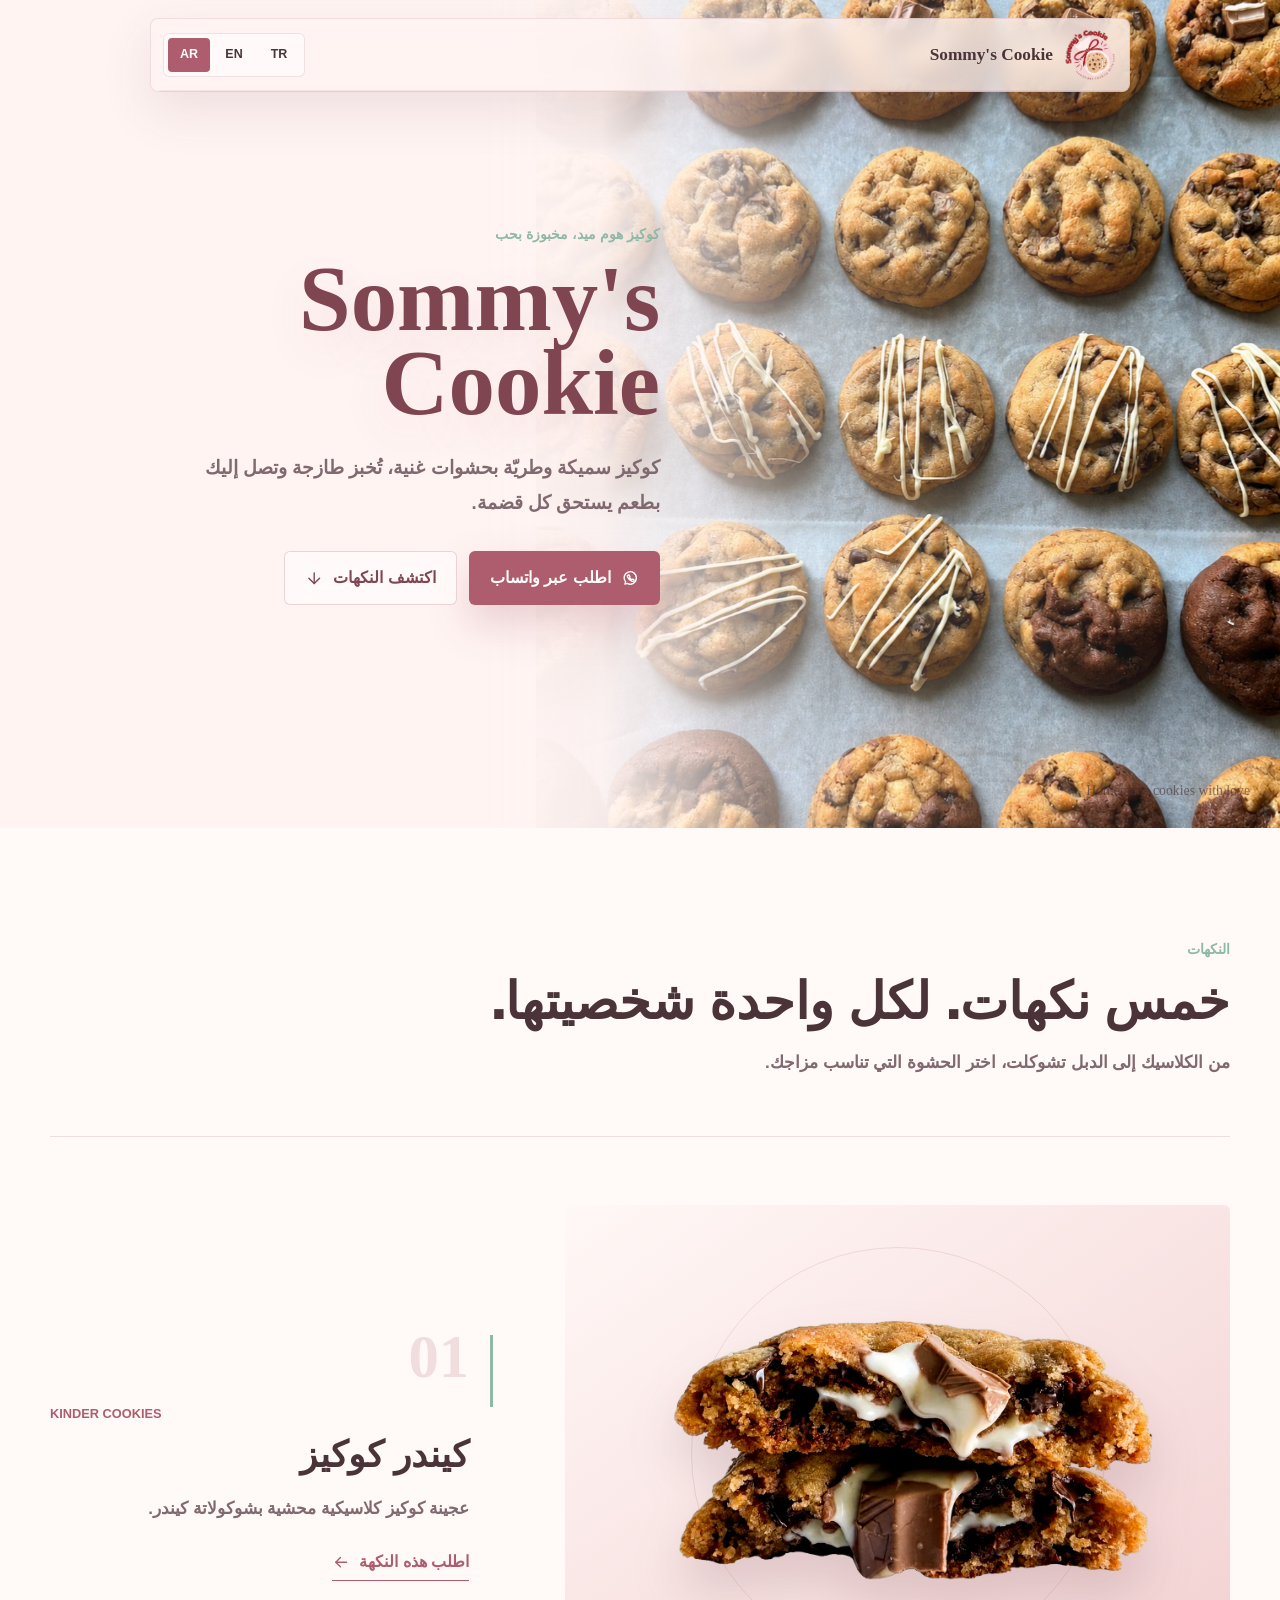
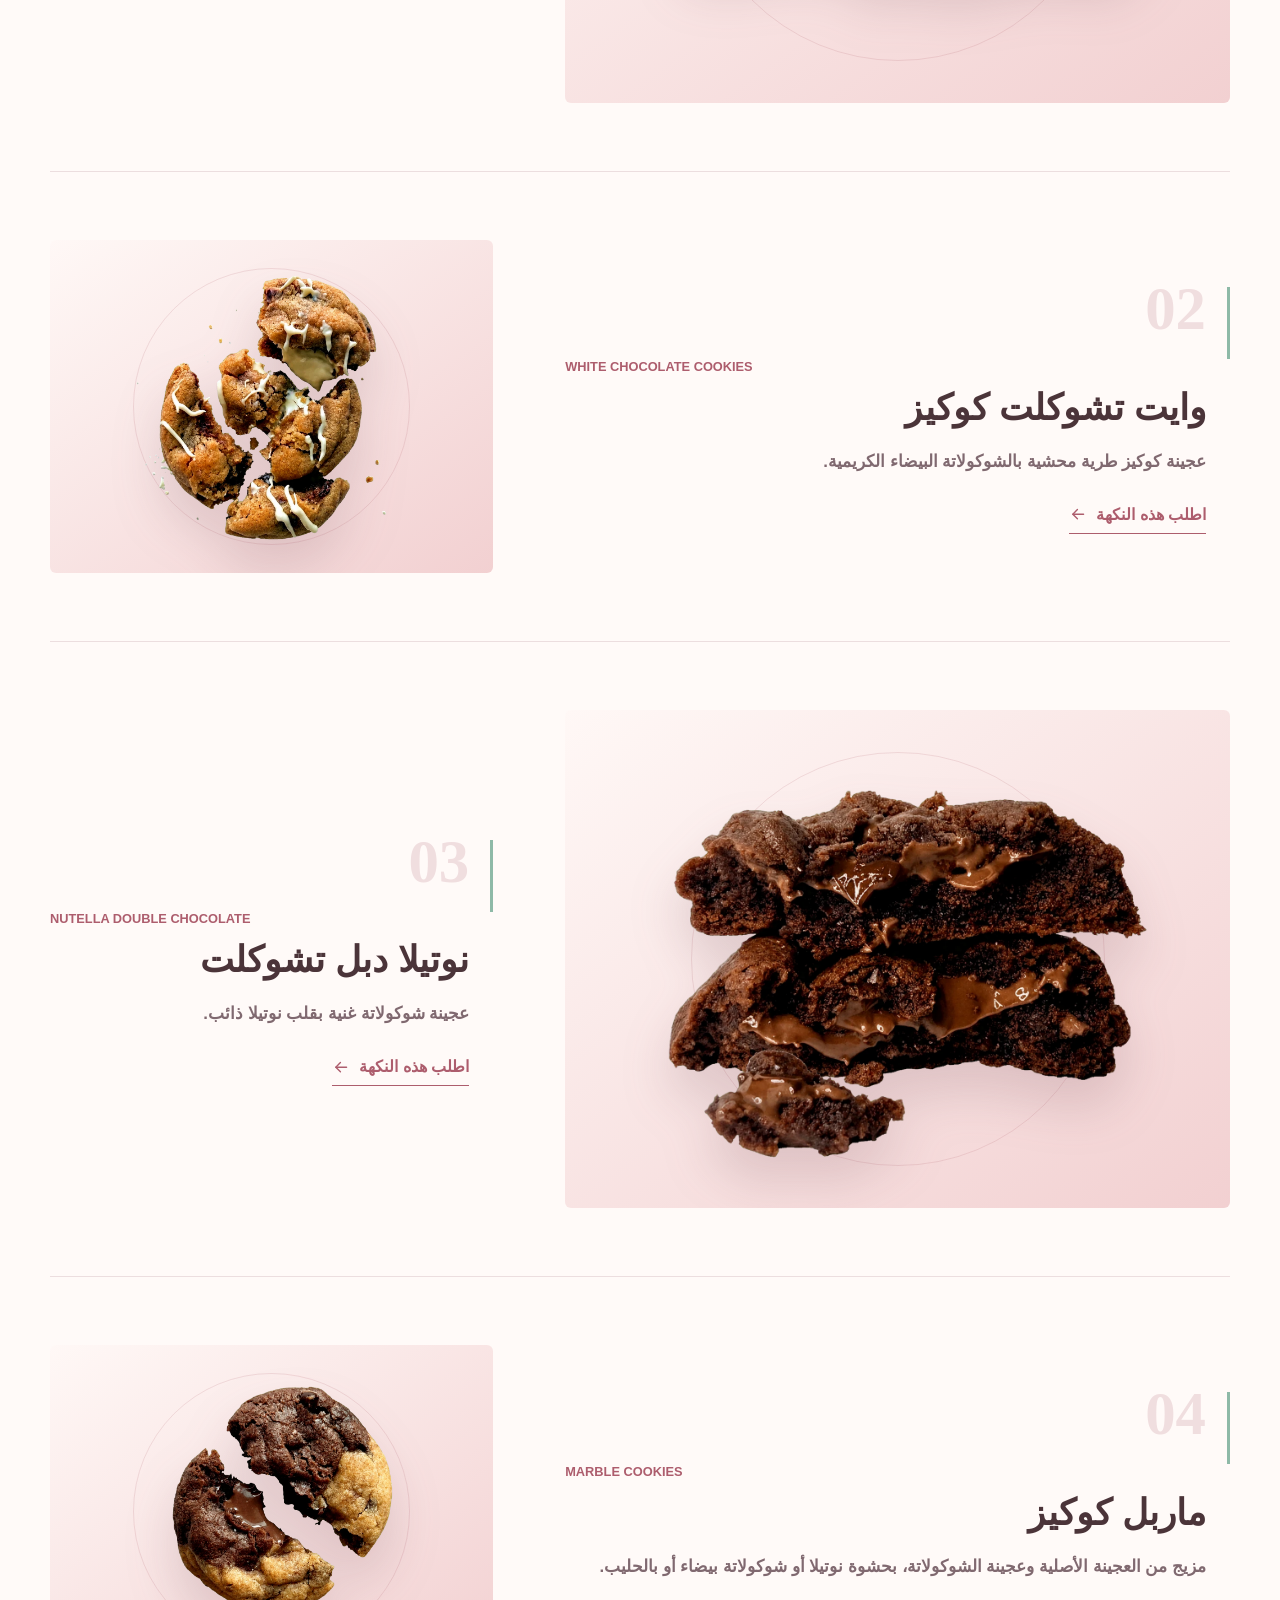
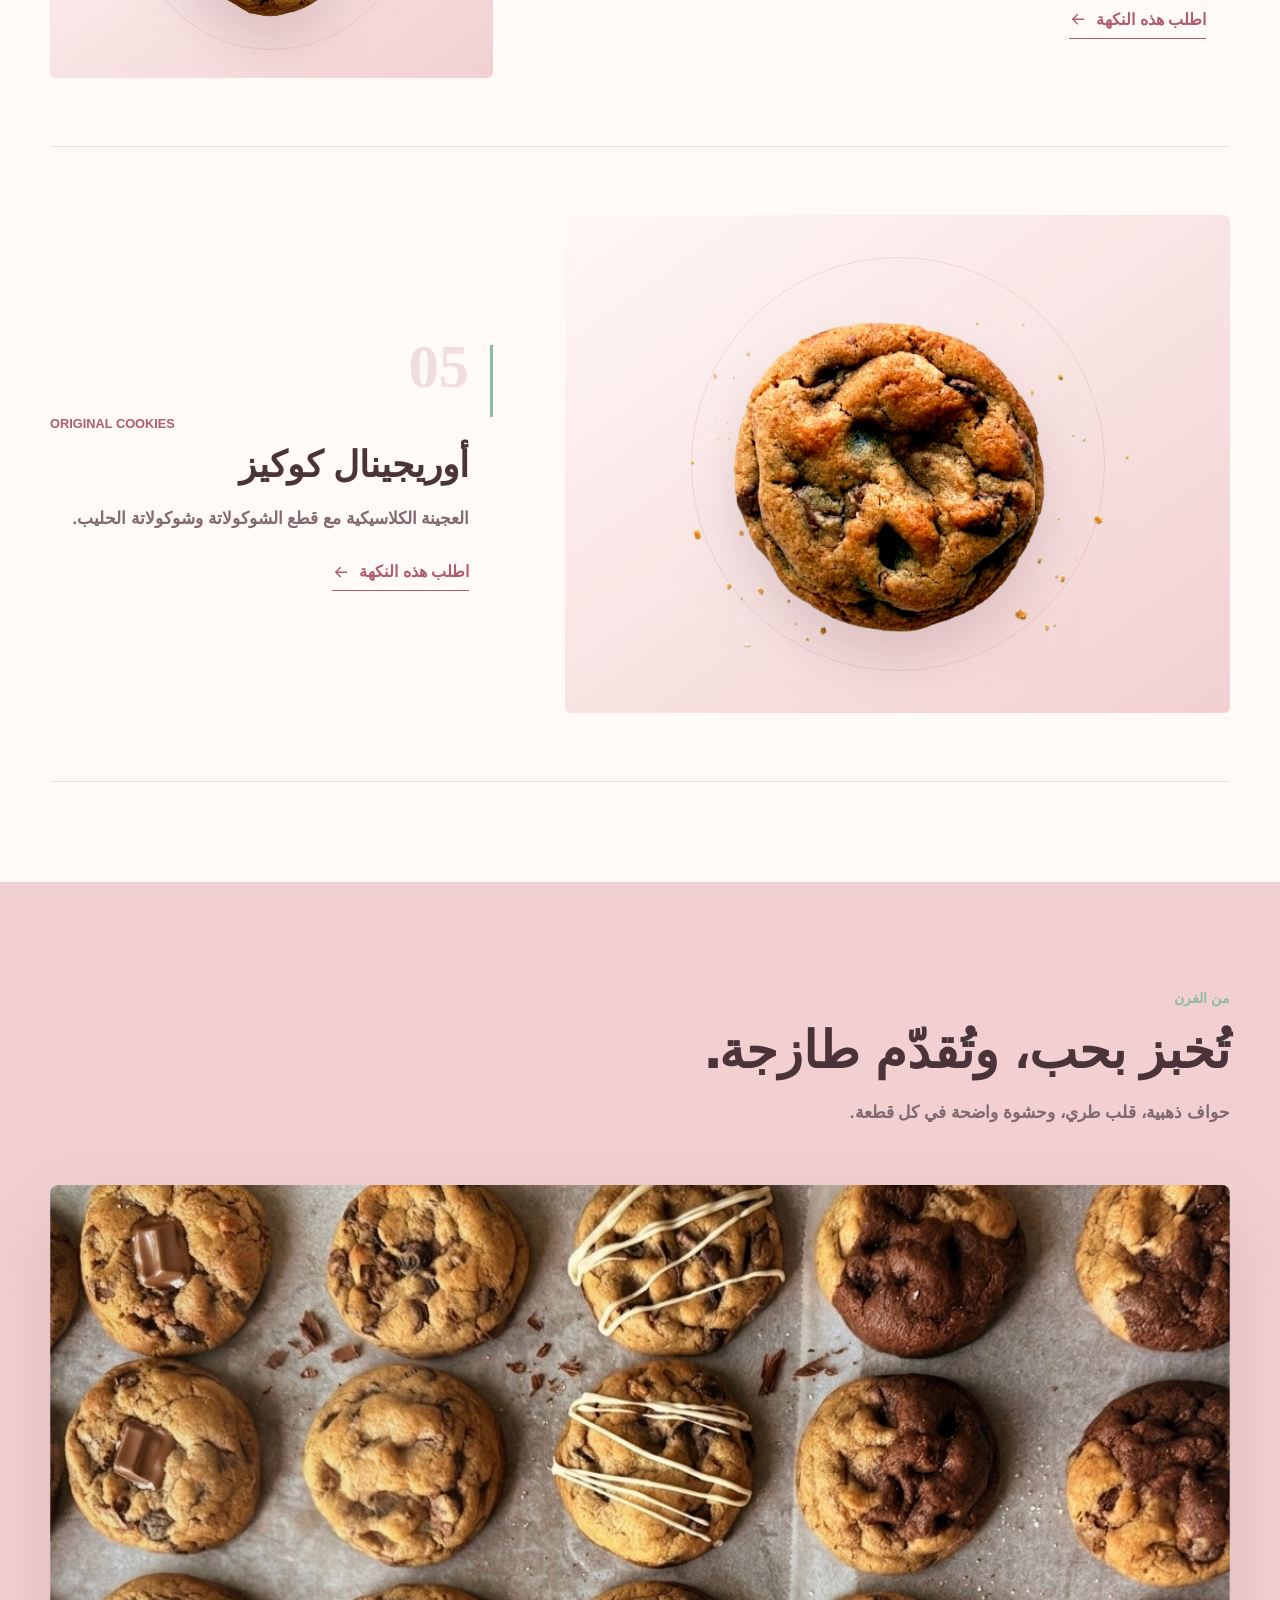
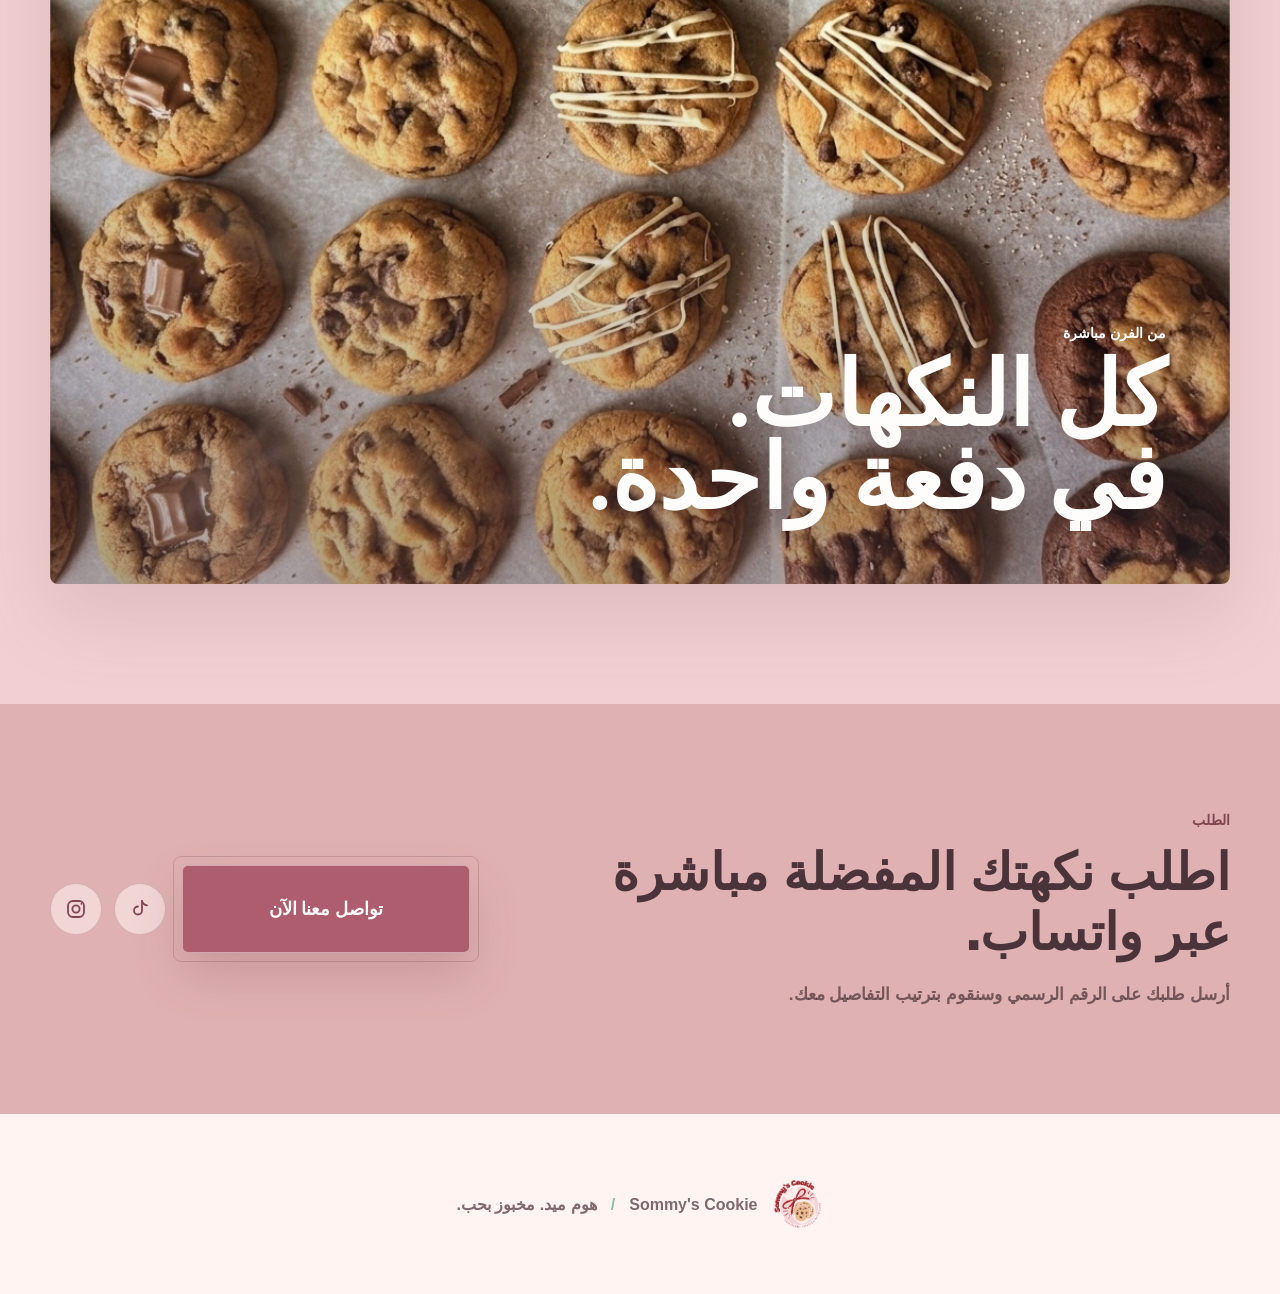
<file: index.html>
<!doctype html>
<html lang="ar" dir="rtl">
<head>
  <meta charset="utf-8">
  <meta name="viewport" content="width=device-width, initial-scale=1">
  <title>Sommy's Cookie | كوكيز هوم ميد</title>
  <meta name="description" content="Sommy's Cookie - homemade stuffed cookies, ordered directly through WhatsApp.">
  <meta name="theme-color" content="#fff4f2">
  <meta property="og:type" content="website">
  <meta property="og:url" content="https://sommy-cookie.vercel.app/">
  <meta property="og:title" content="Sommy's Cookie">
  <meta property="og:description" content="Homemade cookies with love.">
  <meta property="og:image" content="https://sommy-cookie.vercel.app/assets/share-logo-og.png?v=2">
  <meta property="og:image:secure_url" content="https://sommy-cookie.vercel.app/assets/share-logo-og.png?v=2">
  <meta property="og:image:type" content="image/png">
  <meta property="og:image:width" content="1200">
  <meta property="og:image:height" content="630">
  <meta property="og:image:alt" content="Sommy's Cookie logo">
  <meta name="twitter:card" content="summary_large_image">
  <meta name="twitter:title" content="Sommy's Cookie">
  <meta name="twitter:description" content="Homemade cookies with love.">
  <meta name="twitter:image" content="https://sommy-cookie.vercel.app/assets/share-logo-og.png?v=2">
  <link rel="icon" href="assets/favicon.png" type="image/png">
  <link rel="preload" href="assets/hero-natural-upscaled.webp" as="image">
  <script>document.documentElement.classList.add("js");</script>
  <link rel="stylesheet" href="styles.css">
  <noscript><style>.reveal{opacity:1!important;transform:none!important}</style></noscript>
</head>
<body>
  <a class="skip-link" href="#flavors" data-i18n="skip">انتقل إلى النكهات</a>

  <header class="site-header" data-header>
    <a class="brand-mark" href="#home" aria-label="Sommy's Cookie">
      <img src="assets/logo.png" alt="Sommy's Cookie">
      <span dir="ltr">Sommy's Cookie</span>
    </a>
    <div class="header-actions">
      <div class="language-switcher" role="group" aria-label="Language">
        <button type="button" data-language="ar" class="is-active" aria-pressed="true">AR</button>
        <button type="button" data-language="en" aria-pressed="false">EN</button>
        <button type="button" data-language="tr" aria-pressed="false">TR</button>
      </div>
    </div>
    <div class="scroll-progress" aria-hidden="true"><span></span></div>
  </header>

  <main id="home">
    <section class="hero" aria-labelledby="hero-title">
      <div class="hero-media" aria-hidden="true"></div>
      <div class="hero-overlay" aria-hidden="true"></div>
      <div class="hero-content">
        <p class="hero-kicker" data-i18n="tagline">كوكيز هوم ميد، مخبوزة بحب</p>
        <h1 id="hero-title" dir="ltr"><span>Sommy's</span><span>Cookie</span></h1>
        <p class="hero-copy" data-i18n="heroCopy">كوكيز سميكة وطريّة بحشوات غنية، تُخبز طازجة وتصل إليك بطعم يستحق كل قضمة.</p>
        <div class="hero-actions">
          <a class="button button-primary" href="https://wa.me/905515352210" target="_blank" rel="noopener" data-wa="general">
            <svg viewBox="0 0 24 24" aria-hidden="true"><path d="M20 11.8a8 8 0 0 1-11.9 7l-3 .9.9-2.9A8 8 0 1 1 20 11.8Z"/><path d="M9.2 8.4c.2-.4.4-.5.7-.5h.5c.2 0 .4 0 .5.4l.7 1.7c.1.3 0 .5-.1.7l-.4.5c.7 1.2 1.6 2.1 2.8 2.7l.5-.5c.2-.2.4-.3.7-.2l1.6.8c.3.1.4.3.4.6v.5c0 .4-.2.6-.5.8-.6.3-1.5.4-2.7-.1-2.4-1-4.4-2.9-5.4-5.3-.5-1.2-.2-1.9.2-2.1Z"/></svg>
            <span data-i18n="orderNow">اطلب عبر واتساب</span>
          </a>
          <a class="button button-secondary" href="#flavors">
            <span data-i18n="explore">اكتشف النكهات</span>
            <svg viewBox="0 0 24 24" aria-hidden="true"><path d="M12 5v14"/><path d="m19 12-7 7-7-7"/></svg>
          </a>
        </div>
      </div>
      <div class="hero-signature" dir="ltr">Homemade cookies with love</div>
    </section>

    <section id="flavors" class="flavors-section section-shell">
      <header class="section-intro reveal">
        <p class="section-label" data-i18n="flavorsLabel">النكهات</p>
        <h2 data-i18n="flavorsTitle">خمس نكهات. لكل واحدة شخصيتها.</h2>
        <p data-i18n="flavorsLead">من الكلاسيك إلى الدبل تشوكلت، اختر الحشوة التي تناسب مزاجك.</p>
      </header>

      <div class="flavor-list">
        <article class="flavor-item reveal">
          <figure class="flavor-media"><img src="assets/products/kinder-transparent.webp" alt="Kinder Cookies"></figure>
          <div class="flavor-copy">
            <span class="flavor-number">01</span>
            <p class="flavor-en" dir="ltr">Kinder Cookies</p>
            <h3 data-i18n="kinderTitle">كيندر كوكيز</h3>
            <p data-i18n="kinderDesc">عجينة كوكيز كلاسيكية محشية بشوكولاتة كيندر.</p>
            <a class="flavor-order" href="https://wa.me/905515352210" target="_blank" rel="noopener" data-wa-product="kinder">
              <span data-i18n="orderFlavor">اطلب هذه النكهة</span>
              <svg viewBox="0 0 24 24" aria-hidden="true"><path d="M5 12h14"/><path d="m13 6 6 6-6 6"/></svg>
            </a>
          </div>
        </article>

        <article class="flavor-item flavor-reverse reveal">
          <figure class="flavor-media"><img src="assets/products/white-transparent.webp" alt="White Chocolate Cookies"></figure>
          <div class="flavor-copy">
            <span class="flavor-number">02</span>
            <p class="flavor-en" dir="ltr">White Chocolate Cookies</p>
            <h3 data-i18n="whiteTitle">وايت تشوكلت كوكيز</h3>
            <p data-i18n="whiteDesc">عجينة كوكيز طرية محشية بالشوكولاتة البيضاء الكريمية.</p>
            <a class="flavor-order" href="https://wa.me/905515352210" target="_blank" rel="noopener" data-wa-product="white">
              <span data-i18n="orderFlavor">اطلب هذه النكهة</span>
              <svg viewBox="0 0 24 24" aria-hidden="true"><path d="M5 12h14"/><path d="m13 6 6 6-6 6"/></svg>
            </a>
          </div>
        </article>

        <article class="flavor-item reveal">
          <figure class="flavor-media"><img src="assets/products/nutella-transparent.webp" alt="Nutella Double Chocolate Cookies"></figure>
          <div class="flavor-copy">
            <span class="flavor-number">03</span>
            <p class="flavor-en" dir="ltr">Nutella Double Chocolate</p>
            <h3 data-i18n="nutellaTitle">نوتيلا دبل تشوكلت</h3>
            <p data-i18n="nutellaDesc">عجينة شوكولاتة غنية بقلب نوتيلا ذائب.</p>
            <a class="flavor-order" href="https://wa.me/905515352210" target="_blank" rel="noopener" data-wa-product="nutella">
              <span data-i18n="orderFlavor">اطلب هذه النكهة</span>
              <svg viewBox="0 0 24 24" aria-hidden="true"><path d="M5 12h14"/><path d="m13 6 6 6-6 6"/></svg>
            </a>
          </div>
        </article>

        <article class="flavor-item flavor-reverse reveal">
          <figure class="flavor-media"><img src="assets/products/marble-transparent.webp" alt="Marble Cookies"></figure>
          <div class="flavor-copy">
            <span class="flavor-number">04</span>
            <p class="flavor-en" dir="ltr">Marble Cookies</p>
            <h3 data-i18n="marbleTitle">ماربل كوكيز</h3>
            <p data-i18n="marbleDesc">مزيج من العجينة الأصلية وعجينة الشوكولاتة، بحشوة نوتيلا أو شوكولاتة بيضاء أو بالحليب.</p>
            <a class="flavor-order" href="https://wa.me/905515352210" target="_blank" rel="noopener" data-wa-product="marble">
              <span data-i18n="orderFlavor">اطلب هذه النكهة</span>
              <svg viewBox="0 0 24 24" aria-hidden="true"><path d="M5 12h14"/><path d="m13 6 6 6-6 6"/></svg>
            </a>
          </div>
        </article>

        <article class="flavor-item reveal">
          <figure class="flavor-media"><img src="assets/products/original-transparent.webp" alt="Original Cookies"></figure>
          <div class="flavor-copy">
            <span class="flavor-number">05</span>
            <p class="flavor-en" dir="ltr">Original Cookies</p>
            <h3 data-i18n="originalTitle">أوريجينال كوكيز</h3>
            <p data-i18n="originalDesc">العجينة الكلاسيكية مع قطع الشوكولاتة وشوكولاتة الحليب.</p>
            <a class="flavor-order" href="https://wa.me/905515352210" target="_blank" rel="noopener" data-wa-product="original">
              <span data-i18n="orderFlavor">اطلب هذه النكهة</span>
              <svg viewBox="0 0 24 24" aria-hidden="true"><path d="M5 12h14"/><path d="m13 6 6 6-6 6"/></svg>
            </a>
          </div>
        </article>
      </div>
    </section>

    <section class="gallery-section">
      <div class="section-shell">
        <header class="section-intro gallery-intro reveal">
          <p class="section-label" data-i18n="galleryLabel">من الفرن</p>
          <h2 data-i18n="galleryTitle">تُخبز بحب، وتُقدّم طازجة.</h2>
          <p data-i18n="galleryLead">حواف ذهبية، قلب طري، وحشوة واضحة في كل قطعة.</p>
        </header>
        <div class="gallery-grid" aria-label="Sommy's Cookie gallery">
          <figure class="gallery-shot gallery-campaign reveal">
            <img class="gallery-exact-image" src="assets/gallery/sommy-social-cookie-shot.svg" alt="Sommy's Cookie social contact artwork" data-static-media="true">
            <figcaption class="gallery-caption">
              <span data-i18n="galleryPosterEyebrow">من الفرن مباشرة</span>
              <strong>
                <span data-i18n="galleryPosterLine1">كل النكهات.</span>
                <span data-i18n="galleryPosterLine2">في دفعة واحدة.</span>
              </strong>
            </figcaption>
          </figure>
        </div>
      </div>
    </section>

    <section id="order" class="order-section">
      <div class="order-inner section-shell">
        <div class="order-content reveal">
          <p class="section-label" data-i18n="orderLabel">الطلب</p>
          <h2 data-i18n="orderTitle">اطلب نكهتك المفضلة مباشرة عبر واتساب.</h2>
          <p data-i18n="orderLead">أرسل طلبك على الرقم الرسمي وسنقوم بترتيب التفاصيل معك.</p>
        </div>
        <div class="contact-cta-stage reveal">
          <div class="social-icons" aria-label="Social media">
            <a class="social-icon" href="https://www.instagram.com/Sommys.cookie" target="_blank" rel="noopener" data-i18n-aria="instagramAria" aria-label="انستغرام" title="Instagram">
              <svg viewBox="0 0 24 24" aria-hidden="true"><rect x="4" y="4" width="16" height="16" rx="5"/><circle cx="12" cy="12" r="3.6"/><path d="M17.4 6.8h.01"/></svg>
            </a>
            <a class="social-icon" href="https://www.tiktok.com/@sommys.cookie" target="_blank" rel="noopener" data-i18n-aria="tiktokAria" aria-label="تيك توك" title="TikTok">
              <svg viewBox="0 0 24 24" aria-hidden="true"><path d="M14 4v9.5a4 4 0 1 1-4-4"/><path d="M14 4c.9 2.6 2.5 4 5 4.3"/></svg>
            </a>
          </div>
          <a class="contact-cta" href="https://wa.me/905515352210" target="_blank" rel="noopener" data-wa="general" data-i18n-aria="contactNow" aria-label="تواصل معنا الآن">
            <span data-i18n="contactNow">تواصل معنا الآن</span>
          </a>
        </div>
      </div>
    </section>
  </main>

  <footer class="site-footer">
    <img src="assets/logo.png" alt="Sommy's Cookie">
    <p dir="ltr">Sommy's Cookie</p>
    <span data-i18n="footerLine">هوم ميد. مخبوز بحب.</span>
  </footer>

  <script src="assets/vendor/gsap.min.js"></script>
  <script src="assets/vendor/ScrollTrigger.min.js"></script>
  <script src="assets/vendor/lenis.min.js"></script>
  <script src="script.js"></script>
</body>
</html>
</file>
<file: styles.css>
:root {
  --ink: #4b3439;
  --muted: #806970;
  --paper: #fffaf8;
  --paper-2: #fff4f2;
  --brand: #ad5d6d;
  --brand-dark: #7f4551;
  --rose: #f2d0d1;
  --rose-deep: #e0b1b2;
  --mint: #8eb9a7;
  --white: #fffdfc;
  --line: rgba(126, 69, 81, 0.15);
}

* {
  box-sizing: border-box;
  letter-spacing: 0;
}

html {
  overflow-x: clip;
  background: var(--paper);
  scroll-behavior: auto;
}

html.lenis,
html.lenis body {
  height: auto;
}

.lenis.lenis-smooth {
  scroll-behavior: auto !important;
}

.lenis.lenis-stopped {
  overflow: clip;
}

body {
  margin: 0;
  min-width: 320px;
  overflow-x: clip;
  color: var(--ink);
  background: var(--paper);
  font-family: "Segoe UI", Tahoma, Arial, sans-serif;
  line-height: 1.7;
}

img {
  display: block;
  max-width: 100%;
}

a {
  color: inherit;
  text-decoration: none;
}

button,
a {
  -webkit-tap-highlight-color: transparent;
}

button {
  font: inherit;
}

svg {
  width: 1.15em;
  height: 1.15em;
  flex: 0 0 auto;
  fill: none;
  stroke: currentColor;
  stroke-width: 1.8;
  stroke-linecap: round;
  stroke-linejoin: round;
}

.skip-link {
  position: fixed;
  top: 12px;
  right: 12px;
  z-index: 1000;
  transform: translateY(-150%);
  padding: 10px 14px;
  color: var(--white);
  background: var(--brand);
  border-radius: 6px;
  font-weight: 800;
}

.skip-link:focus {
  transform: translateY(0);
}

.section-shell {
  width: min(1180px, calc(100% - 48px));
  margin-inline: auto;
}

.js .reveal {
  opacity: 0;
  transform: translate3d(0, 24px, 0);
  transition: opacity 700ms cubic-bezier(0.22, 1, 0.36, 1), transform 760ms cubic-bezier(0.22, 1, 0.36, 1);
}

.js .reveal.is-visible {
  opacity: 1;
  transform: translate3d(0, 0, 0);
}

.site-header {
  position: fixed;
  top: 18px;
  left: 50%;
  z-index: 100;
  width: min(980px, calc(100% - 36px));
  min-height: 74px;
  display: flex;
  align-items: center;
  justify-content: space-between;
  padding: 8px 12px;
  color: var(--ink);
  border: 1px solid rgba(173, 93, 109, 0.16);
  border-radius: 8px;
  background: rgba(255, 244, 242, 0.78);
  transform: translateX(-50%);
  backdrop-filter: blur(10px) saturate(1.05);
  box-shadow: 0 18px 50px rgba(119, 72, 81, 0.12);
  transition: background 220ms ease, color 220ms ease, box-shadow 220ms ease, border-color 220ms ease;
}

.site-header.is-scrolled {
  color: var(--ink);
  background: rgba(255, 250, 248, 0.94);
  border-color: rgba(109, 53, 61, 0.14);
  box-shadow: 0 16px 45px rgba(50, 20, 24, 0.12);
  backdrop-filter: blur(7px);
}

.brand-mark {
  width: auto;
  min-height: 54px;
  display: flex;
  align-items: center;
  gap: 10px;
}

.brand-mark img {
  width: 54px;
  height: 54px;
  object-fit: contain;
  transition: transform 400ms ease;
}

.brand-mark:hover img {
  transform: rotate(-7deg) scale(1.06);
}

.brand-mark span {
  font-family: Georgia, "Times New Roman", serif;
  font-size: 1.08rem;
  font-weight: 900;
}

.header-actions,
.language-switcher,
.button,
.flavor-order,
.contact-links {
  display: flex;
  align-items: center;
}

.header-actions {
  gap: 10px;
}

.language-switcher {
  direction: ltr;
  gap: 3px;
  padding: 4px;
  border: 1px solid rgba(173, 93, 109, 0.16);
  border-radius: 6px;
  background: rgba(255, 255, 255, 0.55);
}

.site-header.is-scrolled .language-switcher {
  border-color: rgba(109, 53, 61, 0.15);
  background: rgba(157, 8, 32, 0.04);
}

.language-switcher button {
  width: 42px;
  height: 34px;
  padding: 0;
  color: inherit;
  border: 0;
  border-radius: 4px;
  background: transparent;
  cursor: pointer;
  font-size: 0.78rem;
  font-weight: 900;
}

.language-switcher button.is-active {
  color: var(--white);
  background: var(--brand);
}

.scroll-progress {
  position: absolute;
  right: 8px;
  bottom: -1px;
  left: 8px;
  height: 2px;
  overflow: hidden;
  border-radius: 99px;
  background: rgba(173, 93, 109, 0.1);
}

.scroll-progress span {
  display: block;
  width: 100%;
  height: 100%;
  background: var(--mint);
  transform: scaleX(0);
  transform-origin: left center;
}

html[dir="rtl"] .scroll-progress span {
  transform-origin: right center;
}

.hero {
  position: relative;
  isolation: isolate;
  height: min(920px, 92svh);
  min-height: 680px;
  display: grid;
  align-items: center;
  overflow: hidden;
  color: var(--ink);
  background: var(--paper-2);
}

.hero-media,
.hero-overlay {
  position: absolute;
  inset: 0;
}

.hero-media {
  z-index: -3;
  background: url("assets/hero-natural-upscaled.webp") right center / 58% auto no-repeat;
  transform: scale(1.015);
}

.hero-overlay {
  z-index: -2;
  background: linear-gradient(90deg, #fff4f2 0%, #fff4f2 38%, rgba(255, 244, 242, 0.96) 47%, rgba(255, 244, 242, 0.2) 67%, rgba(255, 244, 242, 0) 100%);
}

.hero-content {
  width: min(610px, calc(100% - 44px));
  margin-left: max(22px, calc((100vw - 1180px) / 2));
  margin-right: auto;
  text-align: right;
}

html[dir="ltr"] .hero-content {
  text-align: left;
}

.hero-kicker,
.section-label {
  margin: 0;
  color: var(--mint);
  font-size: 0.88rem;
  font-weight: 900;
}

.hero h1 {
  margin: 10px 0 0;
  max-width: 9ch;
  font-family: Georgia, "Times New Roman", serif;
  font-size: 5.8rem;
  line-height: 0.9;
  font-weight: 900;
  color: var(--brand-dark);
  text-shadow: 0 18px 46px rgba(173, 93, 109, 0.12);
}

.hero h1 span {
  display: block;
}

.hero-copy {
  max-width: 48ch;
  margin: 26px 0 0;
  color: var(--muted);
  font-size: 1.16rem;
  font-weight: 600;
  line-height: 1.9;
}

.hero-actions {
  display: flex;
  flex-wrap: wrap;
  gap: 12px;
  margin-top: 30px;
}

.button {
  justify-content: center;
  gap: 10px;
  min-height: 54px;
  padding: 0 20px;
  border: 1px solid transparent;
  border-radius: 6px;
  font-weight: 900;
  transition: transform 180ms ease, background 180ms ease, box-shadow 180ms ease;
}

.button:hover,
.button:focus-visible,
.flavor-order:hover,
.flavor-order:focus-visible {
  transform: translateY(-2px);
}

.button-primary {
  color: var(--white);
  background: var(--brand);
  box-shadow: 0 18px 40px rgba(173, 93, 109, 0.25);
}

.button-secondary {
  color: var(--brand-dark);
  border-color: rgba(173, 93, 109, 0.24);
  background: rgba(255, 255, 255, 0.56);
  backdrop-filter: blur(12px);
}

.button-dark {
  width: max-content;
  color: var(--white);
  background: var(--ink);
  box-shadow: 0 16px 34px rgba(33, 20, 22, 0.2);
}

.hero-signature {
  position: absolute;
  right: 30px;
  bottom: 26px;
  color: rgba(75, 52, 57, 0.62);
  font-family: Georgia, "Times New Roman", serif;
  font-size: 0.86rem;
}

.flavors-section {
  padding-top: 110px;
  padding-bottom: 100px;
}

.section-intro {
  max-width: 780px;
  margin-bottom: 58px;
}

.section-intro h2,
.order-content h2 {
  margin: 10px 0 0;
  font-size: 3.2rem;
  line-height: 1.18;
  font-weight: 950;
}

.section-intro > p:not(.section-label),
.order-content > p:not(.section-label) {
  max-width: 650px;
  margin: 16px 0 0;
  color: var(--muted);
  font-size: 1.08rem;
  font-weight: 600;
}

.flavor-list {
  border-top: 1px solid var(--line);
}

.flavor-item {
  display: grid;
  grid-template-columns: minmax(0, 1.2fr) minmax(300px, 0.8fr);
  align-items: center;
  gap: 72px;
  padding: 68px 0;
  border-bottom: 1px solid var(--line);
}

.flavor-reverse .flavor-media {
  order: 2;
}

.flavor-reverse .flavor-copy {
  order: 1;
}

.flavor-media {
  position: relative;
  display: grid;
  place-items: center;
  margin: 0;
  aspect-ratio: 4 / 3;
  overflow: hidden;
  border-radius: 6px;
  background: linear-gradient(145deg, #fff8f6, #f2d0d1);
}

.flavor-media::before {
  content: "";
  position: absolute;
  width: 62%;
  aspect-ratio: 1;
  border: 1px solid rgba(173, 93, 109, 0.16);
  border-radius: 50%;
}

.flavor-media img {
  position: relative;
  z-index: 1;
  width: 92%;
  height: 92%;
  object-fit: contain;
  filter: drop-shadow(0 28px 24px rgba(109, 68, 76, 0.18));
  transition: transform 700ms cubic-bezier(0.2, 0.7, 0.2, 1);
}

.flavor-item:hover .flavor-media img {
  transform: scale(1.035);
}

.flavor-copy {
  position: relative;
  padding-inline-start: 24px;
}

.flavor-copy::before {
  content: "";
  position: absolute;
  inset-inline-start: 0;
  top: 8px;
  width: 3px;
  height: 72px;
  background: var(--mint);
}

.flavor-number {
  display: block;
  color: rgba(173, 93, 109, 0.18);
  font-family: Georgia, "Times New Roman", serif;
  font-size: 3.8rem;
  line-height: 1;
  font-weight: 900;
}

.flavor-en {
  margin: 16px 0 0;
  color: var(--brand);
  font-size: 0.8rem;
  font-weight: 900;
  text-transform: uppercase;
}

.flavor-copy h3 {
  margin: 7px 0 0;
  font-size: 2.25rem;
  line-height: 1.25;
  font-weight: 950;
}

.flavor-copy > p:not(.flavor-en) {
  margin: 16px 0 0;
  color: var(--muted);
  font-size: 1.05rem;
  font-weight: 600;
  line-height: 1.85;
}

.flavor-order {
  width: max-content;
  gap: 9px;
  margin-top: 24px;
  padding-bottom: 5px;
  color: var(--brand);
  border-bottom: 1px solid currentColor;
  font-weight: 900;
  transition: transform 180ms ease;
}

html[dir="rtl"] .flavor-order svg {
  transform: scaleX(-1);
}

.gallery-section {
  padding: 105px 0 120px;
  color: var(--ink);
  background: #f2d0d1;
}

.gallery-intro p:not(.section-label) {
  color: var(--muted);
}

.gallery-grid {
  display: grid;
  grid-template-columns: repeat(2, minmax(0, 1fr));
  gap: 18px;
}

.gallery-shot {
  margin: 0;
  overflow: hidden;
  border-radius: 6px;
  background: #fff4f2;
  box-shadow: 0 18px 45px rgba(112, 66, 75, 0.11);
}

.gallery-shot.gallery-feature,
.gallery-shot.gallery-banner {
  grid-column: span 2;
  aspect-ratio: 16 / 7;
}

.gallery-shot.gallery-pair {
  aspect-ratio: 4 / 5;
}

.gallery-shot.gallery-campaign {
  position: relative;
  grid-column: 1 / -1;
  aspect-ratio: 956.636719 / 810;
  border-radius: 8px;
  box-shadow: 0 30px 80px rgba(112, 66, 75, 0.16);
}

.gallery-shot.gallery-campaign::after {
  content: "";
  position: absolute;
  inset: 0;
  background:
    linear-gradient(90deg, rgba(75, 52, 57, 0.07), transparent 52%),
    linear-gradient(0deg, rgba(75, 52, 57, 0.42), transparent 58%);
  pointer-events: none;
}

.gallery-campaign img {
  object-position: center;
}

.gallery-campaign .gallery-exact-image {
  height: 100%;
  object-fit: cover;
  background: #fff;
}

.gallery-caption {
  position: absolute;
  z-index: 2;
  right: clamp(22px, 5vw, 70px);
  bottom: clamp(26px, 5vw, 66px);
  max-width: min(640px, calc(100% - 44px));
  color: #fffdfc;
  text-align: right;
  text-shadow: 0 4px 28px rgba(66, 38, 44, 0.38);
}

.gallery-caption > span {
  display: block;
  margin-bottom: 10px;
  font-size: 0.9rem;
  font-weight: 900;
}

.gallery-caption strong {
  display: block;
  font-family: Georgia, "Times New Roman", serif;
  font-size: clamp(3.2rem, 7vw, 6.9rem);
  font-weight: 700;
  line-height: 0.92;
}

.gallery-caption strong span {
  display: block;
}

.gallery-shot img {
  width: 100%;
  height: 110%;
  object-fit: cover;
  transform: translate3d(0, 0, 0);
}

.order-section {
  position: relative;
  overflow: hidden;
  padding: 105px 0;
  color: var(--ink);
  background: #e0b1b2;
}

.order-inner {
  display: grid;
  grid-template-columns: minmax(0, 1fr) 420px;
  align-items: center;
  gap: 80px;
}

.order-content h2 {
  max-width: 720px;
}

.order-content .button {
  margin-top: 28px;
}

.order-content .section-label {
  color: var(--brand-dark);
}

.order-content > p:not(.section-label) {
  color: rgba(75, 52, 57, 0.72);
}

.contact-cta-stage {
  width: min(100%, 420px);
  display: grid;
  grid-template-columns: auto minmax(0, 1fr);
  align-items: center;
  justify-items: stretch;
  gap: 16px;
  direction: ltr;
}

.contact-cta {
  position: relative;
  min-width: 0;
  width: 100%;
  min-height: 88px;
  display: flex;
  align-items: center;
  justify-content: center;
  padding: 18px 24px;
  color: var(--white);
  background: var(--brand);
  border: 1px solid rgba(255, 255, 255, 0.45);
  border-radius: 6px;
  box-shadow: 0 22px 48px rgba(127, 69, 81, 0.24);
  text-align: center;
  font-size: 1.12rem;
  font-weight: 950;
  transition: transform 220ms ease, background 220ms ease, box-shadow 220ms ease;
  will-change: transform;
}

.contact-cta::before {
  content: "";
  position: absolute;
  inset: -10px;
  z-index: -1;
  border: 1px solid rgba(127, 69, 81, 0.26);
  border-radius: 8px;
  animation: contact-pulse 2.8s ease-in-out infinite;
}

.contact-cta:hover,
.contact-cta:focus-visible {
  background: var(--brand-dark);
  transform: translateY(-4px);
  box-shadow: 0 28px 56px rgba(127, 69, 81, 0.3);
}

@keyframes contact-pulse {
  0%, 100% { transform: scale(1); opacity: 0.7; }
  50% { transform: scale(1.035); opacity: 0.25; }
}

.social-icons {
  display: flex;
  align-items: center;
  justify-content: center;
  gap: 12px;
}

.social-icon {
  width: 52px;
  height: 52px;
  display: grid;
  place-items: center;
  color: var(--brand-dark);
  border: 1px solid rgba(127, 69, 81, 0.24);
  border-radius: 50%;
  background: rgba(255, 244, 242, 0.55);
  transition: transform 180ms ease, background 180ms ease, color 180ms ease;
}

.social-icon:hover,
.social-icon:focus-visible {
  color: var(--white);
  background: var(--brand);
  transform: translateY(-4px) rotate(-4deg);
}

.social-icon svg {
  width: 24px;
  height: 24px;
}

.site-footer {
  min-height: 180px;
  display: flex;
  align-items: center;
  justify-content: center;
  gap: 14px;
  padding: 36px 24px;
  color: var(--muted);
  background: #fff4f2;
  text-align: center;
}

.site-footer img {
  width: 52px;
  height: 52px;
  object-fit: contain;
}

.site-footer p,
.site-footer span {
  margin: 0;
  font-weight: 800;
}

.site-footer span::before {
  content: "/";
  margin-inline-end: 14px;
  color: var(--mint);
}

:focus-visible {
  outline: 3px solid var(--mint);
  outline-offset: 4px;
}

@media (max-width: 900px) {
  .hero h1 {
    font-size: 4.4rem;
  }

  .flavor-item {
    gap: 38px;
  }

  .order-inner {
    grid-template-columns: 1fr 340px;
    gap: 40px;
  }
}

@media (max-width: 700px) {
  .section-shell {
    width: calc(100% - 28px);
  }

  .site-header {
    top: 10px;
    width: calc(100% - 20px);
    min-height: 58px;
    padding: 5px 7px;
  }

  .brand-mark,
  .brand-mark img {
    min-height: 44px;
  }

  .brand-mark img {
    width: 44px;
    height: 44px;
  }

  .brand-mark span {
    font-size: 0.88rem;
  }

  .header-actions {
    gap: 7px;
  }

  .language-switcher button {
    width: 34px;
    height: 32px;
  }

  .hero {
    height: 90svh;
    min-height: 690px;
    align-items: end;
    padding-bottom: 54px;
  }

  .hero-media {
    background-position: center top;
    background-size: 100% auto;
  }

  .hero-overlay {
    background: linear-gradient(180deg, rgba(255, 244, 242, 0.02) 0%, rgba(255, 244, 242, 0.16) 31%, #fff4f2 57%, #fff4f2 100%);
  }

  .hero-content {
    width: calc(100% - 32px);
    margin-inline: auto;
    text-align: center;
  }

  html[dir="ltr"] .hero-content {
    text-align: center;
  }

  .hero h1 {
    max-width: 100%;
    margin-inline: auto;
    font-size: 3.25rem;
    line-height: 0.95;
  }

  .hero-copy {
    max-width: 330px;
    margin-inline: auto;
    font-size: 1rem;
  }

  .hero-actions {
    width: min(290px, 100%);
    display: grid;
    grid-template-columns: 1fr;
    margin-inline: auto;
  }

  .hero-signature {
    display: none;
  }

  .flavors-section {
    padding-top: 76px;
    padding-bottom: 70px;
  }

  .section-intro {
    margin-bottom: 36px;
  }

  .section-intro h2,
  .order-content h2 {
    font-size: 2.2rem;
  }

  .flavor-item,
  .flavor-item.flavor-reverse {
    grid-template-columns: 1fr;
    gap: 24px;
    padding: 42px 0;
  }

  .flavor-reverse .flavor-media,
  .flavor-reverse .flavor-copy {
    order: initial;
  }

  .flavor-media {
    aspect-ratio: 4 / 3;
  }

  .flavor-copy {
    padding-inline-start: 18px;
  }

  .flavor-number {
    font-size: 3rem;
  }

  .flavor-copy h3 {
    font-size: 1.8rem;
  }

  .gallery-section {
    padding: 76px 0 82px;
  }

  .gallery-grid {
    grid-template-columns: 1fr;
    gap: 10px;
  }

  .gallery-shot.gallery-campaign {
    aspect-ratio: 956.636719 / 810;
  }

  .gallery-shot.gallery-campaign::after {
    background:
      linear-gradient(0deg, rgba(75, 52, 57, 0.55), transparent 62%),
      linear-gradient(180deg, rgba(255, 244, 242, 0.1), transparent 35%);
  }

  .gallery-shot.gallery-feature,
  .gallery-shot.gallery-banner,
  .gallery-shot.gallery-pair {
    grid-column: span 1;
    aspect-ratio: 4 / 3;
  }

  .gallery-caption {
    right: 22px;
    bottom: 24px;
    max-width: calc(100% - 44px);
  }

  .gallery-caption strong {
    font-size: clamp(2.6rem, 15vw, 4.4rem);
  }

  .gallery-caption em {
    font-size: 0.92rem;
  }

  .gallery-shot img {
    height: 108%;
  }

  .order-section {
    padding: 76px 0;
  }

  .order-inner {
    grid-template-columns: 1fr;
    gap: 50px;
  }

  .order-content {
    text-align: center;
  }

  .order-content > p:not(.section-label) {
    margin-inline: auto;
  }

  .contact-cta-stage {
    width: min(100%, calc(100vw - 40px));
    gap: 10px;
  }

  .social-icons {
    gap: 8px;
  }

  .social-icon {
    width: 44px;
    height: 44px;
  }

  .contact-cta {
    width: 100%;
    min-width: 0;
    min-height: 78px;
    padding: 16px 12px;
    font-size: 1rem;
  }

  .site-footer {
    flex-direction: column;
    gap: 7px;
  }

  .site-footer span::before {
    display: none;
  }
}

@media (prefers-reduced-motion: reduce) {
  .js .reveal {
    opacity: 1;
    transform: none;
  }

  *,
  *::before,
  *::after {
    animation-duration: 0.01ms !important;
    animation-iteration-count: 1 !important;
    scroll-behavior: auto !important;
    transition-duration: 0.01ms !important;
  }
}
</file>
